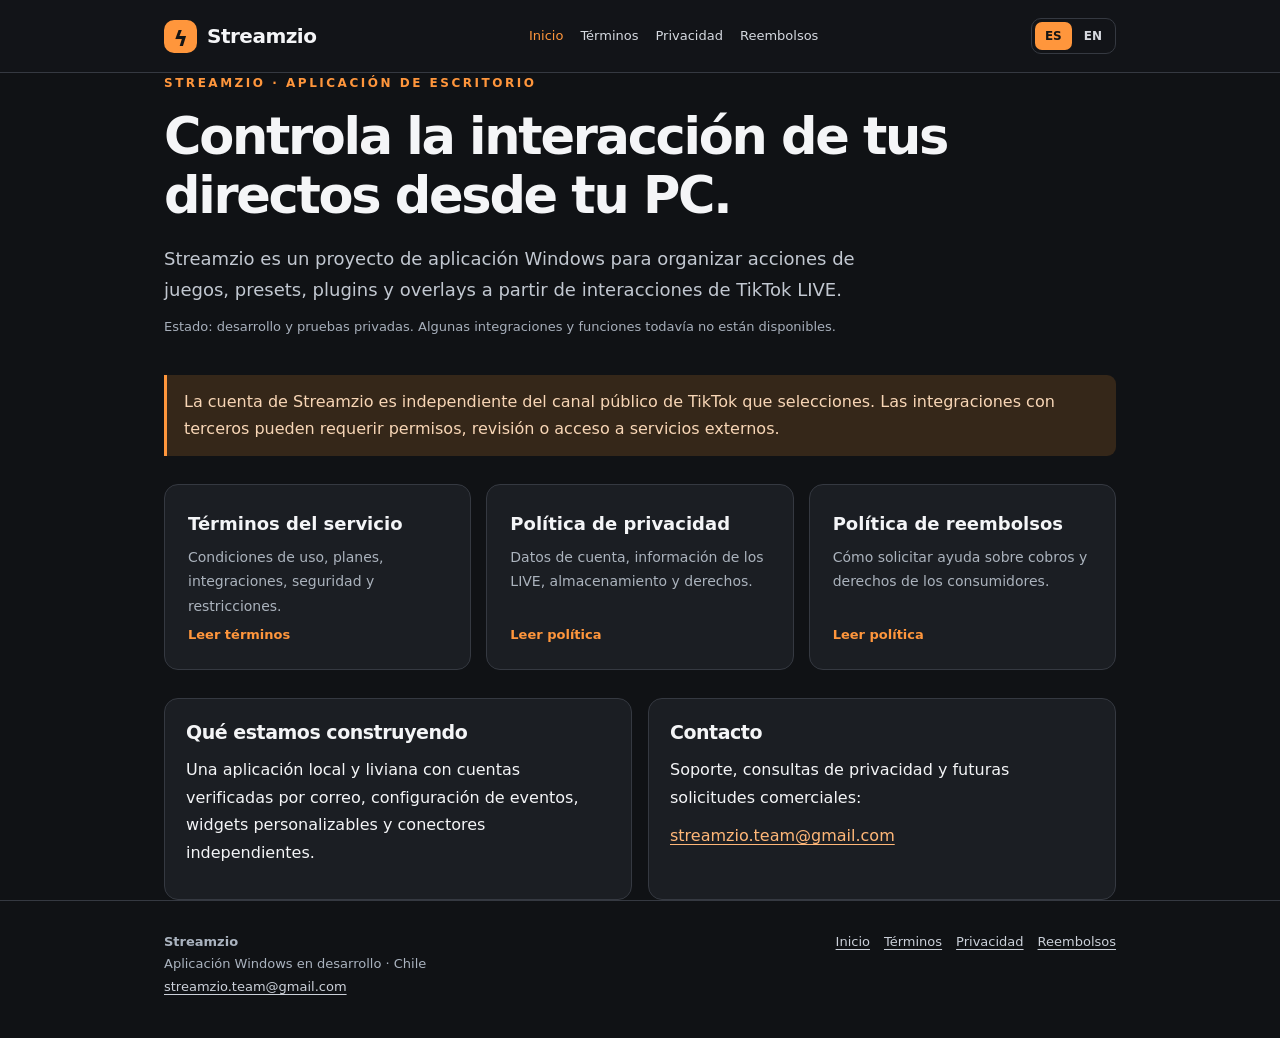
<file: index.html>
<!doctype html>
<html lang="es">
<head>
<meta charset="utf-8">
<meta name="viewport" content="width=device-width,initial-scale=1">
<meta name="description" content="Streamzio: información sobre la aplicación de escritorio, condiciones de uso, privacidad y reembolsos.">
<meta name="color-scheme" content="dark">
<title data-title-es="Streamzio | Inicio" data-title-en="Streamzio | Home">Streamzio | Inicio</title>
<link rel="stylesheet" href="./assets/styles.css">
<script src="./assets/site.js" defer></script>
</head>
<body>
<a class="skip" href="#content">Saltar al contenido / Skip to content</a>
<header class="site-head"><div class="wrap head-inner"><a href="./" class="brand" aria-label="Streamzio"><span class="brand-mark" aria-hidden="true">ϟ</span>Streamzio</a><nav class="main-nav" aria-label="Legal and information"><a href="./" aria-current="page" data-nav-es="Inicio" data-nav-en="Home"><span class="lang-content" data-lang-content="es">Inicio</span><span class="lang-content" data-lang-content="en" hidden>Home</span></a><a href="./terms-of-service/" data-nav-es="Términos" data-nav-en="Terms"><span class="lang-content" data-lang-content="es">Términos</span><span class="lang-content" data-lang-content="en" hidden>Terms</span></a><a href="./privacy-policy/" data-nav-es="Privacidad" data-nav-en="Privacy"><span class="lang-content" data-lang-content="es">Privacidad</span><span class="lang-content" data-lang-content="en" hidden>Privacy</span></a><a href="./refund-policy/" data-nav-es="Reembolsos" data-nav-en="Refunds"><span class="lang-content" data-lang-content="es">Reembolsos</span><span class="lang-content" data-lang-content="en" hidden>Refunds</span></a></nav><div class="lang-toggle" aria-label="Idioma / Language"><button type="button" data-set-lang="es" aria-pressed="true">ES</button><button type="button" data-set-lang="en" aria-pressed="false">EN</button></div></div></header>
<main id="content" class="wrap"><div class="lang-content" data-lang-content="es"><section class="hero"><p class="eyebrow">Streamzio · Aplicación de escritorio</p><h1>Controla la interacción de tus directos desde tu PC.</h1><p class="lead">Streamzio es un proyecto de aplicación Windows para organizar acciones de juegos, presets, plugins y overlays a partir de interacciones de TikTok LIVE.</p><p class="metadata">Estado: desarrollo y pruebas privadas. Algunas integraciones y funciones todavía no están disponibles.</p></section><div class="note">La cuenta de Streamzio es independiente del canal público de TikTok que selecciones. Las integraciones con terceros pueden requerir permisos, revisión o acceso a servicios externos.</div><div class="cards"><a class="card" href="./terms-of-service/"><strong>Términos del servicio</strong><span>Condiciones de uso, planes, integraciones, seguridad y restricciones.</span><b>Leer términos</b></a><a class="card" href="./privacy-policy/"><strong>Política de privacidad</strong><span>Datos de cuenta, información de los LIVE, almacenamiento y derechos.</span><b>Leer política</b></a><a class="card" href="./refund-policy/"><strong>Política de reembolsos</strong><span>Cómo solicitar ayuda sobre cobros y derechos de los consumidores.</span><b>Leer política</b></a></div><div class="two-col"><div class="box"><h2>Qué estamos construyendo</h2><p>Una aplicación local y liviana con cuentas verificadas por correo, configuración de eventos, widgets personalizables y conectores independientes.</p></div><div class="box"><h2>Contacto</h2><p>Soporte, consultas de privacidad y futuras solicitudes comerciales:</p><p><a href="mailto:streamzio.team@gmail.com">streamzio.team@gmail.com</a></p></div></div></div><div class="lang-content" data-lang-content="en" hidden><section class="hero"><p class="eyebrow">Streamzio · Desktop application</p><h1>Manage live-stream interactions from your PC.</h1><p class="lead">Streamzio is a Windows desktop application project for organizing game actions, presets, plugins and overlays based on TikTok LIVE interactions.</p><p class="metadata">Status: development and private testing. Some integrations and features are not yet available.</p></section><div class="note">Your Streamzio account is separate from the public TikTok channel you select. Third-party integrations may depend on permissions, review or external service availability.</div><div class="cards"><a class="card" href="./terms-of-service/"><strong>Terms of Service</strong><span>Use terms, plans, integrations, security and restrictions.</span><b>Read terms</b></a><a class="card" href="./privacy-policy/"><strong>Privacy Policy</strong><span>Account data, LIVE information, storage and your rights.</span><b>Read policy</b></a><a class="card" href="./refund-policy/"><strong>Refund Policy</strong><span>How to request billing assistance and consumer rights.</span><b>Read policy</b></a></div><div class="two-col"><div class="box"><h2>What we're building</h2><p>A lightweight local application with email-verified accounts, event configuration, customizable widgets and separate connectors.</p></div><div class="box"><h2>Contact</h2><p>Support, privacy questions and future billing inquiries:</p><p><a href="mailto:streamzio.team@gmail.com">streamzio.team@gmail.com</a></p></div></div></div></main>
<footer class="footer"><div class="wrap footer-inner"><div><strong>Streamzio</strong><br><span class="lang-content" data-lang-content="es">Aplicación Windows en desarrollo · Chile</span><span class="lang-content" data-lang-content="en" hidden>Windows app in development · Chile</span><br><a href="mailto:streamzio.team@gmail.com">streamzio.team@gmail.com</a></div><nav class="footer-links" aria-label="Legal"><a href="./" aria-current="page" data-nav-es="Inicio" data-nav-en="Home"><span class="lang-content" data-lang-content="es">Inicio</span><span class="lang-content" data-lang-content="en" hidden>Home</span></a><a href="./terms-of-service/" data-nav-es="Términos" data-nav-en="Terms"><span class="lang-content" data-lang-content="es">Términos</span><span class="lang-content" data-lang-content="en" hidden>Terms</span></a><a href="./privacy-policy/" data-nav-es="Privacidad" data-nav-en="Privacy"><span class="lang-content" data-lang-content="es">Privacidad</span><span class="lang-content" data-lang-content="en" hidden>Privacy</span></a><a href="./refund-policy/" data-nav-es="Reembolsos" data-nav-en="Refunds"><span class="lang-content" data-lang-content="es">Reembolsos</span><span class="lang-content" data-lang-content="en" hidden>Refunds</span></a></nav></div></footer>
</body></html>
</file>
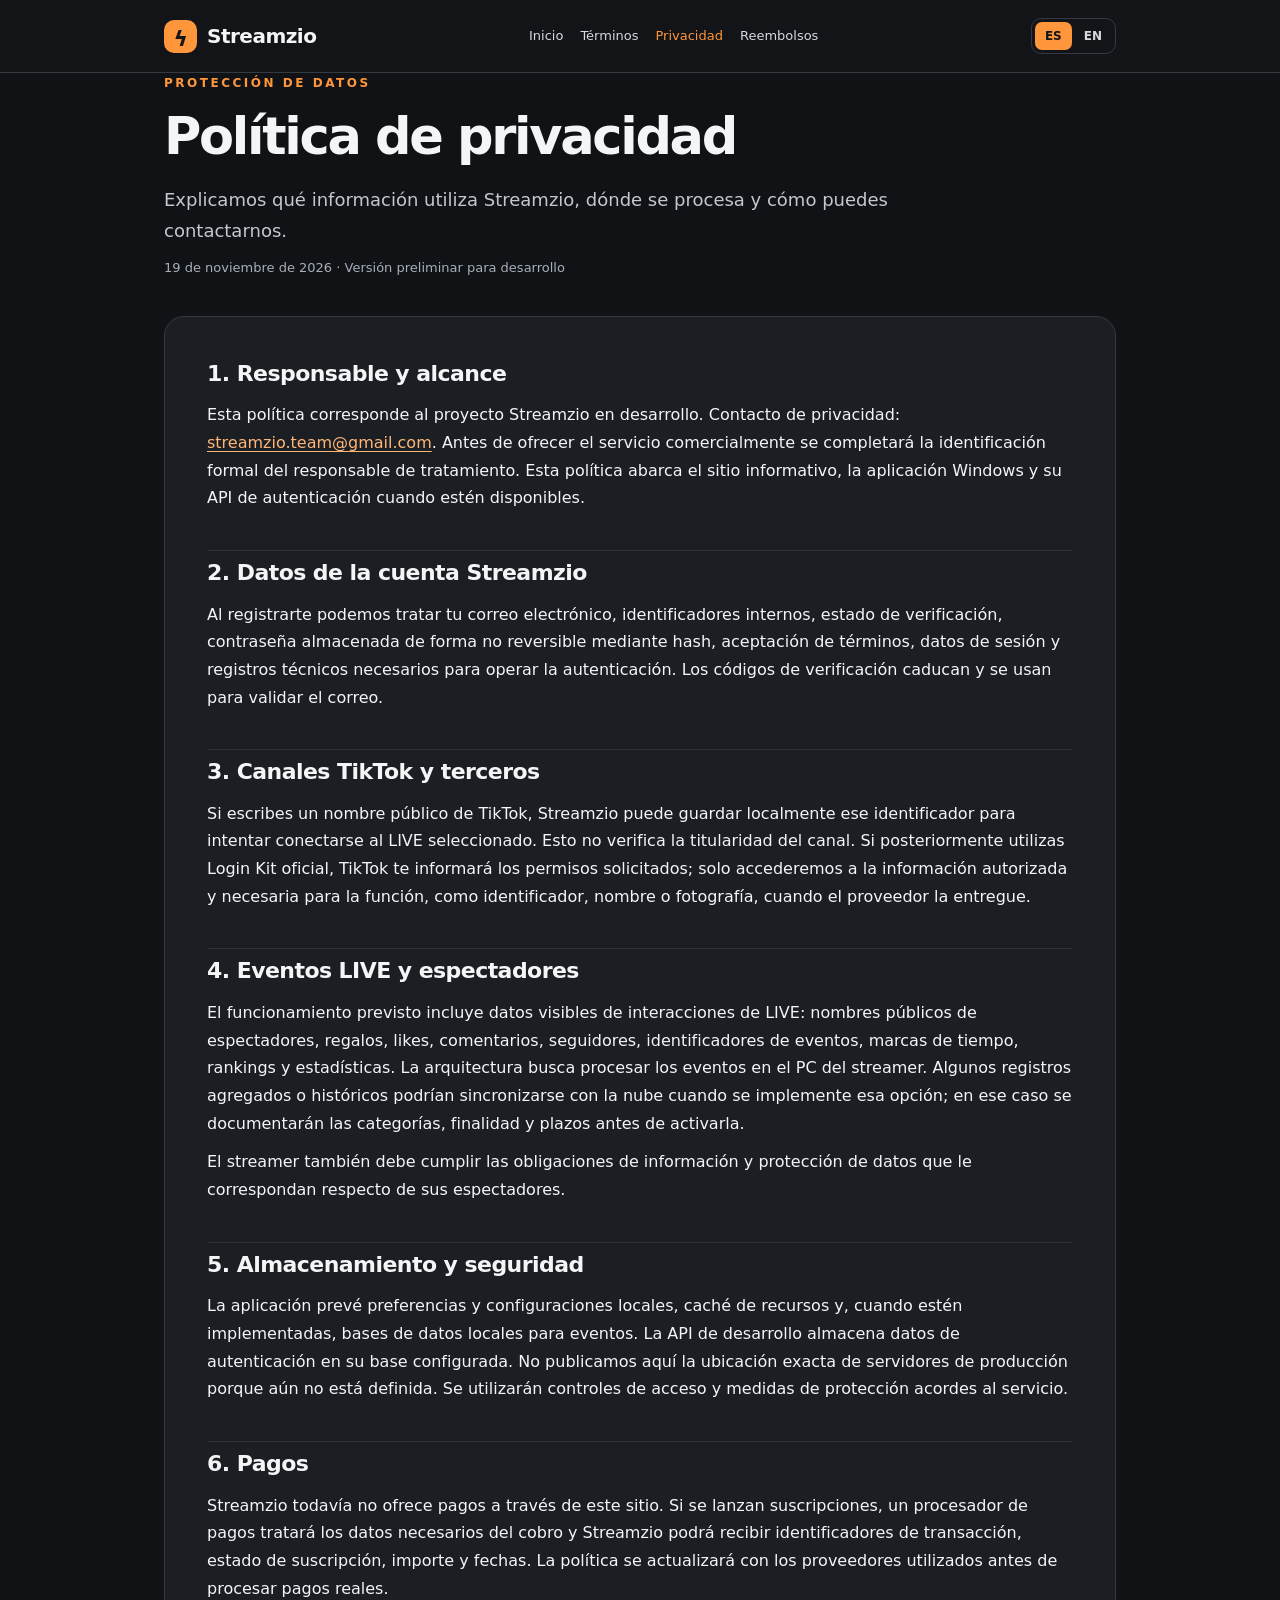
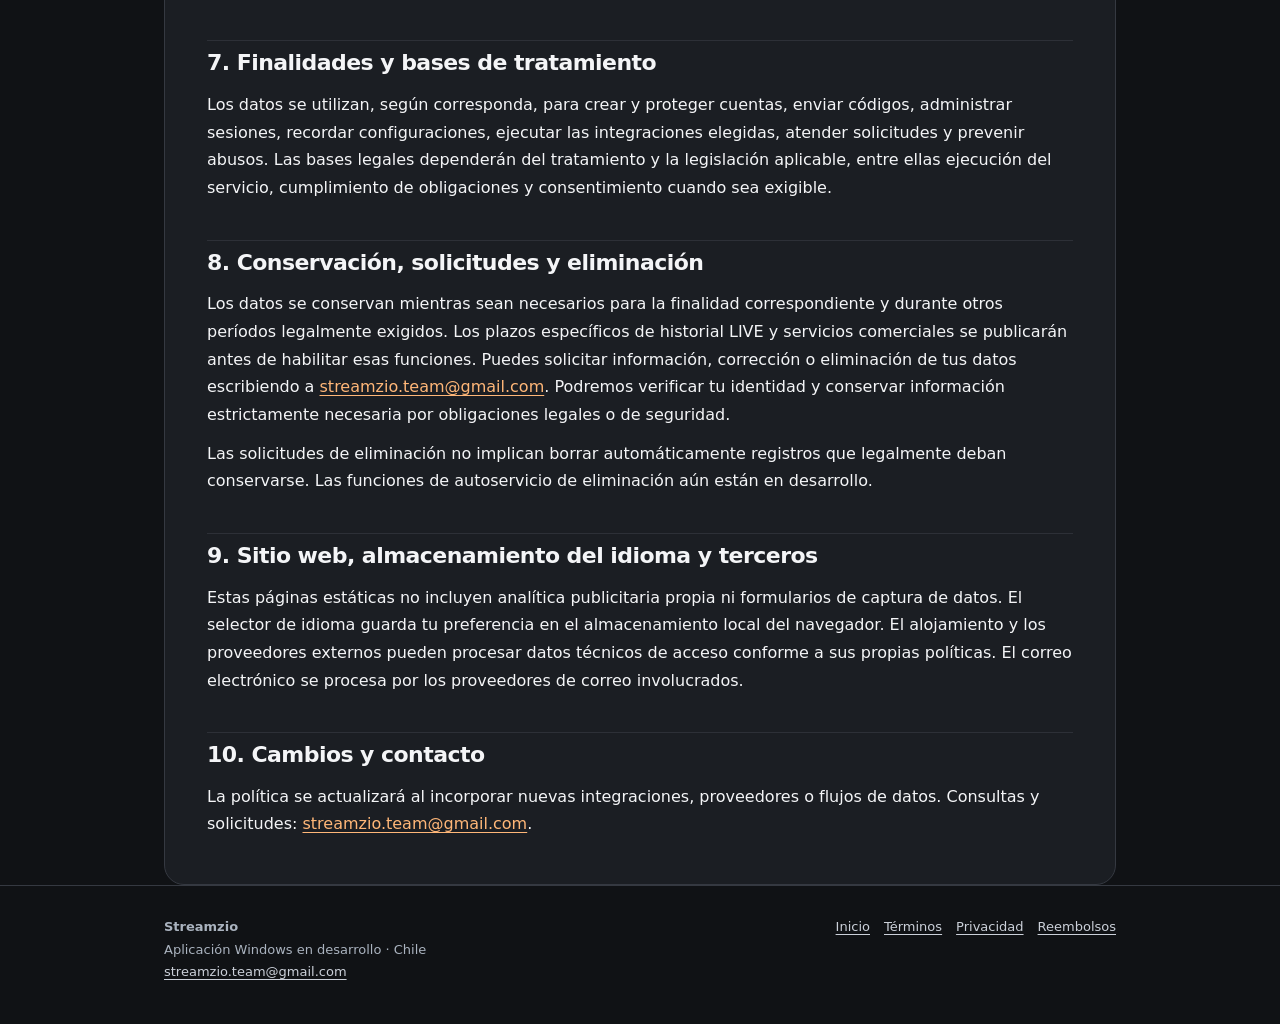
<file: privacy-policy/index.html>
<!doctype html>
<html lang="es">
<head>
<meta charset="utf-8">
<meta name="viewport" content="width=device-width,initial-scale=1">
<meta name="description" content="Streamzio: información sobre la aplicación de escritorio, condiciones de uso, privacidad y reembolsos.">
<meta name="color-scheme" content="dark">
<title data-title-es="Streamzio | Política de privacidad" data-title-en="Streamzio | Privacy Policy">Streamzio | Política de privacidad</title>
<link rel="stylesheet" href="../assets/styles.css">
<script src="../assets/site.js" defer></script>
</head>
<body>
<a class="skip" href="#content">Saltar al contenido / Skip to content</a>
<header class="site-head"><div class="wrap head-inner"><a href="../" class="brand" aria-label="Streamzio"><span class="brand-mark" aria-hidden="true">ϟ</span>Streamzio</a><nav class="main-nav" aria-label="Legal and information"><a href="../" data-nav-es="Inicio" data-nav-en="Home"><span class="lang-content" data-lang-content="es">Inicio</span><span class="lang-content" data-lang-content="en" hidden>Home</span></a><a href="../terms-of-service/" data-nav-es="Términos" data-nav-en="Terms"><span class="lang-content" data-lang-content="es">Términos</span><span class="lang-content" data-lang-content="en" hidden>Terms</span></a><a href="../privacy-policy/" aria-current="page" data-nav-es="Privacidad" data-nav-en="Privacy"><span class="lang-content" data-lang-content="es">Privacidad</span><span class="lang-content" data-lang-content="en" hidden>Privacy</span></a><a href="../refund-policy/" data-nav-es="Reembolsos" data-nav-en="Refunds"><span class="lang-content" data-lang-content="es">Reembolsos</span><span class="lang-content" data-lang-content="en" hidden>Refunds</span></a></nav><div class="lang-toggle" aria-label="Idioma / Language"><button type="button" data-set-lang="es" aria-pressed="true">ES</button><button type="button" data-set-lang="en" aria-pressed="false">EN</button></div></div></header>
<main id="content" class="wrap"><div class="lang-content" data-lang-content="es"><section class="hero"><p class="eyebrow">Protección de datos</p><h1>Política de privacidad</h1><p class="lead">Explicamos qué información utiliza Streamzio, dónde se procesa y cómo puedes contactarnos.</p><p class="metadata">19 de noviembre de 2026 · Versión preliminar para desarrollo</p></section><article class="document">
<h2>1. Responsable y alcance</h2><p>Esta política corresponde al proyecto Streamzio en desarrollo. Contacto de privacidad: <a href="mailto:streamzio.team@gmail.com">streamzio.team@gmail.com</a>. Antes de ofrecer el servicio comercialmente se completará la identificación formal del responsable de tratamiento. Esta política abarca el sitio informativo, la aplicación Windows y su API de autenticación cuando estén disponibles.</p>
<h2>2. Datos de la cuenta Streamzio</h2><p>Al registrarte podemos tratar tu correo electrónico, identificadores internos, estado de verificación, contraseña almacenada de forma no reversible mediante hash, aceptación de términos, datos de sesión y registros técnicos necesarios para operar la autenticación. Los códigos de verificación caducan y se usan para validar el correo.</p>
<h2>3. Canales TikTok y terceros</h2><p>Si escribes un nombre público de TikTok, Streamzio puede guardar localmente ese identificador para intentar conectarse al LIVE seleccionado. Esto no verifica la titularidad del canal. Si posteriormente utilizas Login Kit oficial, TikTok te informará los permisos solicitados; solo accederemos a la información autorizada y necesaria para la función, como identificador, nombre o fotografía, cuando el proveedor la entregue.</p>
<h2>4. Eventos LIVE y espectadores</h2><p>El funcionamiento previsto incluye datos visibles de interacciones de LIVE: nombres públicos de espectadores, regalos, likes, comentarios, seguidores, identificadores de eventos, marcas de tiempo, rankings y estadísticas. La arquitectura busca procesar los eventos en el PC del streamer. Algunos registros agregados o históricos podrían sincronizarse con la nube cuando se implemente esa opción; en ese caso se documentarán las categorías, finalidad y plazos antes de activarla.</p><p>El streamer también debe cumplir las obligaciones de información y protección de datos que le correspondan respecto de sus espectadores.</p>
<h2>5. Almacenamiento y seguridad</h2><p>La aplicación prevé preferencias y configuraciones locales, caché de recursos y, cuando estén implementadas, bases de datos locales para eventos. La API de desarrollo almacena datos de autenticación en su base configurada. No publicamos aquí la ubicación exacta de servidores de producción porque aún no está definida. Se utilizarán controles de acceso y medidas de protección acordes al servicio.</p>
<h2>6. Pagos</h2><p>Streamzio todavía no ofrece pagos a través de este sitio. Si se lanzan suscripciones, un procesador de pagos tratará los datos necesarios del cobro y Streamzio podrá recibir identificadores de transacción, estado de suscripción, importe y fechas. La política se actualizará con los proveedores utilizados antes de procesar pagos reales.</p>
<h2>7. Finalidades y bases de tratamiento</h2><p>Los datos se utilizan, según corresponda, para crear y proteger cuentas, enviar códigos, administrar sesiones, recordar configuraciones, ejecutar las integraciones elegidas, atender solicitudes y prevenir abusos. Las bases legales dependerán del tratamiento y la legislación aplicable, entre ellas ejecución del servicio, cumplimiento de obligaciones y consentimiento cuando sea exigible.</p>
<h2>8. Conservación, solicitudes y eliminación</h2><p>Los datos se conservan mientras sean necesarios para la finalidad correspondiente y durante otros períodos legalmente exigidos. Los plazos específicos de historial LIVE y servicios comerciales se publicarán antes de habilitar esas funciones. Puedes solicitar información, corrección o eliminación de tus datos escribiendo a <a href="mailto:streamzio.team@gmail.com">streamzio.team@gmail.com</a>. Podremos verificar tu identidad y conservar información estrictamente necesaria por obligaciones legales o de seguridad.</p><p>Las solicitudes de eliminación no implican borrar automáticamente registros que legalmente deban conservarse. Las funciones de autoservicio de eliminación aún están en desarrollo.</p>
<h2>9. Sitio web, almacenamiento del idioma y terceros</h2><p>Estas páginas estáticas no incluyen analítica publicitaria propia ni formularios de captura de datos. El selector de idioma guarda tu preferencia en el almacenamiento local del navegador. El alojamiento y los proveedores externos pueden procesar datos técnicos de acceso conforme a sus propias políticas. El correo electrónico se procesa por los proveedores de correo involucrados.</p>
<h2>10. Cambios y contacto</h2><p>La política se actualizará al incorporar nuevas integraciones, proveedores o flujos de datos. Consultas y solicitudes: <a href="mailto:streamzio.team@gmail.com">streamzio.team@gmail.com</a>.</p></article></div><div class="lang-content" data-lang-content="en" hidden><section class="hero"><p class="eyebrow">Data protection</p><h1>Privacy Policy</h1><p class="lead">How Streamzio uses information, where it is processed, and how to contact us.</p><p class="metadata">November 19, 2026 · Preliminary development version</p></section><article class="document">
<h2>1. Controller and scope</h2><p>This policy covers the Streamzio project while under development. Privacy contact: <a href="mailto:streamzio.team@gmail.com">streamzio.team@gmail.com</a>. The formal identity of the data controller will be completed before commercial release. It covers the informational website, Windows application and authentication API when available.</p>
<h2>2. Streamzio account data</h2><p>Registration may involve your email, internal identifiers, verification status, a one-way hashed password, acceptance of terms, session data and technical logs needed for authentication. Verification codes expire and are used to verify email addresses.</p>
<h2>3. TikTok channels and third parties</h2><p>When you enter a public TikTok username, Streamzio may store it locally to attempt a connection to that channel's LIVE. This does not establish ownership. If official Login Kit is enabled later, TikTok will disclose requested permissions; we will access only the authorized information needed for the feature, such as identifiers, names or profile photos, when supplied by TikTok.</p>
<h2>4. LIVE events and viewers</h2><p>Planned LIVE features may process publicly visible interaction data: viewer usernames, gifts, likes, comments, follows, event identifiers, timestamps, leaderboards and statistics. The architecture aims to process events on the streamer's computer. Certain aggregated or historical records may be synchronized to the cloud once that feature is implemented; categories, purposes and retention periods will be disclosed before activation.</p><p>Streamers must also comply with any privacy notices or legal requirements applicable to their viewers.</p>
<h2>5. Storage and security</h2><p>The application is designed to store preferences and settings locally, cache media, and later maintain local event databases. The development API stores authentication information in its configured database. Production server locations are not specified because deployment has not been decided. Appropriate access and protection controls will be used.</p>
<h2>6. Payments</h2><p>Payments are not currently accepted on this website. If subscriptions launch, a payment processor will handle payment-related data while Streamzio may receive transaction identifiers, subscription status, amounts and billing dates. This policy will identify actual providers before any live payment processing begins.</p>
<h2>7. Purposes and legal bases</h2><p>As relevant, information is used to create and secure accounts, deliver verification codes, manage sessions, remember settings, run selected integrations, respond to requests and prevent abuse. Applicable legal bases depend on the data activity and jurisdiction, and may include performance of a service, legal obligations and consent where required.</p>
<h2>8. Retention, requests and deletion</h2><p>Data is kept only as needed for its purposes or for legally required periods. Specific retention terms for LIVE history and commercial services will be published before those features launch. You may request access, correction or deletion by writing to <a href="mailto:streamzio.team@gmail.com">streamzio.team@gmail.com</a>. We may verify your identity and retain data strictly required by law or security.</p><p>Deletion requests do not automatically remove information that must legally be retained. Self-service deletion is still in development.</p>
<h2>9. Website preferences and third parties</h2><p>These static pages do not include our own advertising analytics or personal-data collection forms. Language choice is saved in browser local storage. Hosting and third-party services may process technical access data under their own policies. Email providers process communications sent through email.</p>
<h2>10. Updates and contact</h2><p>This policy will be updated when integrations, providers or data flows change. Privacy inquiries and requests: <a href="mailto:streamzio.team@gmail.com">streamzio.team@gmail.com</a>.</p></article></div></main>
<footer class="footer"><div class="wrap footer-inner"><div><strong>Streamzio</strong><br><span class="lang-content" data-lang-content="es">Aplicación Windows en desarrollo · Chile</span><span class="lang-content" data-lang-content="en" hidden>Windows app in development · Chile</span><br><a href="mailto:streamzio.team@gmail.com">streamzio.team@gmail.com</a></div><nav class="footer-links" aria-label="Legal"><a href="../" data-nav-es="Inicio" data-nav-en="Home"><span class="lang-content" data-lang-content="es">Inicio</span><span class="lang-content" data-lang-content="en" hidden>Home</span></a><a href="../terms-of-service/" data-nav-es="Términos" data-nav-en="Terms"><span class="lang-content" data-lang-content="es">Términos</span><span class="lang-content" data-lang-content="en" hidden>Terms</span></a><a href="../privacy-policy/" aria-current="page" data-nav-es="Privacidad" data-nav-en="Privacy"><span class="lang-content" data-lang-content="es">Privacidad</span><span class="lang-content" data-lang-content="en" hidden>Privacy</span></a><a href="../refund-policy/" data-nav-es="Reembolsos" data-nav-en="Refunds"><span class="lang-content" data-lang-content="es">Reembolsos</span><span class="lang-content" data-lang-content="en" hidden>Refunds</span></a></nav></div></footer>
</body></html>
</file>
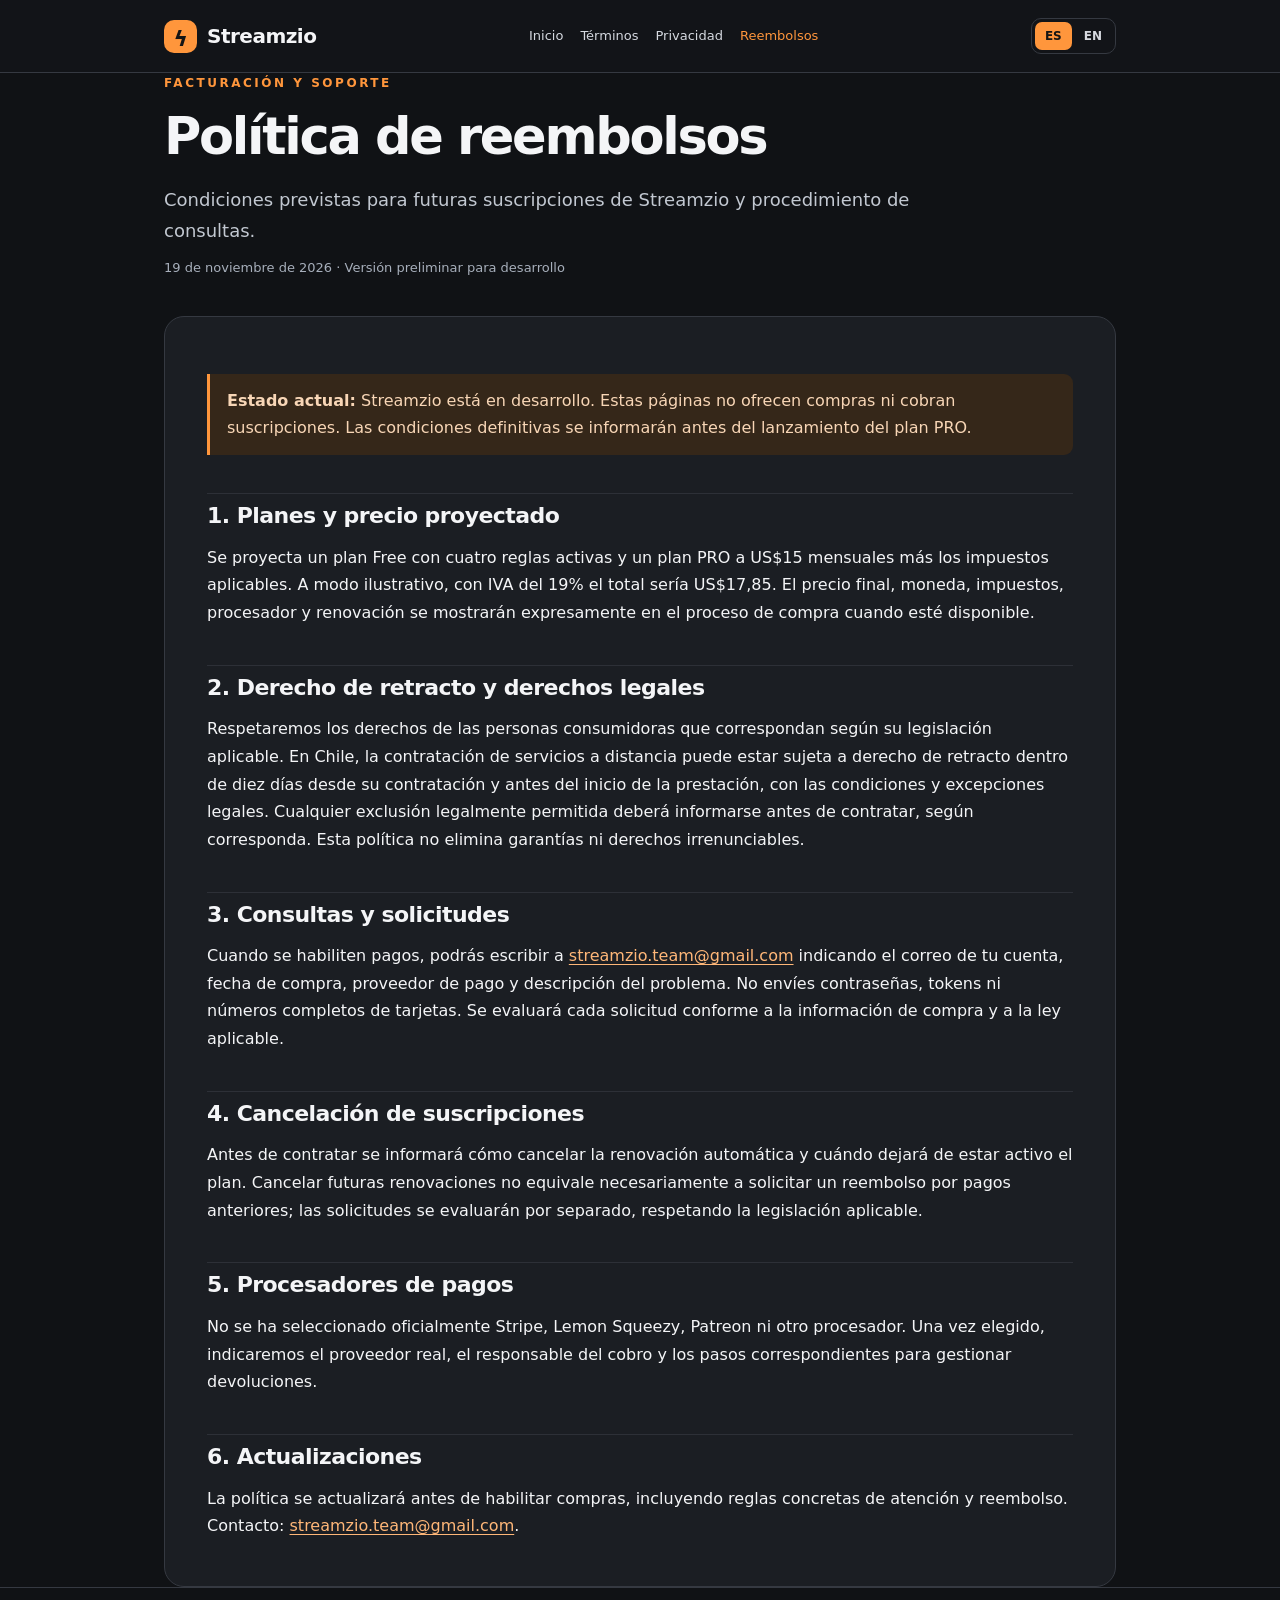
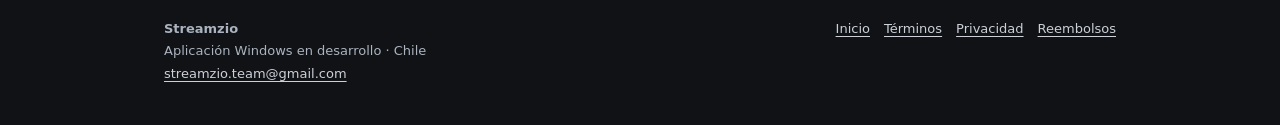
<file: refund-policy/index.html>
<!doctype html>
<html lang="es">
<head>
<meta charset="utf-8">
<meta name="viewport" content="width=device-width,initial-scale=1">
<meta name="description" content="Streamzio: información sobre la aplicación de escritorio, condiciones de uso, privacidad y reembolsos.">
<meta name="color-scheme" content="dark">
<title data-title-es="Streamzio | Política de reembolsos" data-title-en="Streamzio | Refund Policy">Streamzio | Política de reembolsos</title>
<link rel="stylesheet" href="../assets/styles.css">
<script src="../assets/site.js" defer></script>
</head>
<body>
<a class="skip" href="#content">Saltar al contenido / Skip to content</a>
<header class="site-head"><div class="wrap head-inner"><a href="../" class="brand" aria-label="Streamzio"><span class="brand-mark" aria-hidden="true">ϟ</span>Streamzio</a><nav class="main-nav" aria-label="Legal and information"><a href="../" data-nav-es="Inicio" data-nav-en="Home"><span class="lang-content" data-lang-content="es">Inicio</span><span class="lang-content" data-lang-content="en" hidden>Home</span></a><a href="../terms-of-service/" data-nav-es="Términos" data-nav-en="Terms"><span class="lang-content" data-lang-content="es">Términos</span><span class="lang-content" data-lang-content="en" hidden>Terms</span></a><a href="../privacy-policy/" data-nav-es="Privacidad" data-nav-en="Privacy"><span class="lang-content" data-lang-content="es">Privacidad</span><span class="lang-content" data-lang-content="en" hidden>Privacy</span></a><a href="../refund-policy/" aria-current="page" data-nav-es="Reembolsos" data-nav-en="Refunds"><span class="lang-content" data-lang-content="es">Reembolsos</span><span class="lang-content" data-lang-content="en" hidden>Refunds</span></a></nav><div class="lang-toggle" aria-label="Idioma / Language"><button type="button" data-set-lang="es" aria-pressed="true">ES</button><button type="button" data-set-lang="en" aria-pressed="false">EN</button></div></div></header>
<main id="content" class="wrap"><div class="lang-content" data-lang-content="es"><section class="hero"><p class="eyebrow">Facturación y soporte</p><h1>Política de reembolsos</h1><p class="lead">Condiciones previstas para futuras suscripciones de Streamzio y procedimiento de consultas.</p><p class="metadata">19 de noviembre de 2026 · Versión preliminar para desarrollo</p></section><article class="document">
<div class="note"><strong>Estado actual:</strong> Streamzio está en desarrollo. Estas páginas no ofrecen compras ni cobran suscripciones. Las condiciones definitivas se informarán antes del lanzamiento del plan PRO.</div>
<h2>1. Planes y precio proyectado</h2><p>Se proyecta un plan Free con cuatro reglas activas y un plan PRO a US$15 mensuales más los impuestos aplicables. A modo ilustrativo, con IVA del 19% el total sería US$17,85. El precio final, moneda, impuestos, procesador y renovación se mostrarán expresamente en el proceso de compra cuando esté disponible.</p>
<h2>2. Derecho de retracto y derechos legales</h2><p>Respetaremos los derechos de las personas consumidoras que correspondan según su legislación aplicable. En Chile, la contratación de servicios a distancia puede estar sujeta a derecho de retracto dentro de diez días desde su contratación y antes del inicio de la prestación, con las condiciones y excepciones legales. Cualquier exclusión legalmente permitida deberá informarse antes de contratar, según corresponda. Esta política no elimina garantías ni derechos irrenunciables.</p>
<h2>3. Consultas y solicitudes</h2><p>Cuando se habiliten pagos, podrás escribir a <a href="mailto:streamzio.team@gmail.com">streamzio.team@gmail.com</a> indicando el correo de tu cuenta, fecha de compra, proveedor de pago y descripción del problema. No envíes contraseñas, tokens ni números completos de tarjetas. Se evaluará cada solicitud conforme a la información de compra y a la ley aplicable.</p>
<h2>4. Cancelación de suscripciones</h2><p>Antes de contratar se informará cómo cancelar la renovación automática y cuándo dejará de estar activo el plan. Cancelar futuras renovaciones no equivale necesariamente a solicitar un reembolso por pagos anteriores; las solicitudes se evaluarán por separado, respetando la legislación aplicable.</p>
<h2>5. Procesadores de pagos</h2><p>No se ha seleccionado oficialmente Stripe, Lemon Squeezy, Patreon ni otro procesador. Una vez elegido, indicaremos el proveedor real, el responsable del cobro y los pasos correspondientes para gestionar devoluciones.</p>
<h2>6. Actualizaciones</h2><p>La política se actualizará antes de habilitar compras, incluyendo reglas concretas de atención y reembolso. Contacto: <a href="mailto:streamzio.team@gmail.com">streamzio.team@gmail.com</a>.</p></article></div><div class="lang-content" data-lang-content="en" hidden><section class="hero"><p class="eyebrow">Billing and support</p><h1>Refund Policy</h1><p class="lead">Proposed approach for future Streamzio subscriptions and billing assistance.</p><p class="metadata">November 19, 2026 · Preliminary development version</p></section><article class="document">
<div class="note"><strong>Current status:</strong> Streamzio is under development. This website does not offer purchases or charge subscription fees. Final conditions will be disclosed before the PRO plan launches.</div>
<h2>1. Proposed plans and pricing</h2><p>Planned offerings include Free with four active rules and PRO at US$15 monthly plus applicable taxes. For illustration, 19% VAT would make the total US$17.85. Final price, currency, taxes, processor and renewal terms will be shown clearly at checkout when available.</p>
<h2>2. Withdrawal and statutory rights</h2><p>We will respect consumer rights that apply under relevant law. In Chile, distance contracts for services can be subject to withdrawal within ten days from contracting and before service commencement, subject to legal conditions and exceptions. Any permitted exclusion must be disclosed before purchase where applicable. This policy does not remove statutory rights or warranties.</p>
<h2>3. Questions and refund requests</h2><p>When payment services launch, you may contact <a href="mailto:streamzio.team@gmail.com">streamzio.team@gmail.com</a> with your account email, purchase date, payment provider and a description of the issue. Do not send passwords, tokens or full card numbers. Each request will be assessed against the purchase information and applicable law.</p>
<h2>4. Subscription cancellation</h2><p>Before purchase, we will explain how to cancel automatic renewal and when paid access ends. Cancellation of future renewals does not necessarily constitute a refund request for earlier charges; those are evaluated separately under applicable law.</p>
<h2>5. Payment providers</h2><p>Stripe, Lemon Squeezy, Patreon or any other provider has not yet been formally selected. Once selected, we will identify the actual provider, merchant responsible for billing and applicable refund steps.</p>
<h2>6. Updates</h2><p>This policy will be updated before purchases become available, including specific support and refund procedures. Contact: <a href="mailto:streamzio.team@gmail.com">streamzio.team@gmail.com</a>.</p></article></div></main>
<footer class="footer"><div class="wrap footer-inner"><div><strong>Streamzio</strong><br><span class="lang-content" data-lang-content="es">Aplicación Windows en desarrollo · Chile</span><span class="lang-content" data-lang-content="en" hidden>Windows app in development · Chile</span><br><a href="mailto:streamzio.team@gmail.com">streamzio.team@gmail.com</a></div><nav class="footer-links" aria-label="Legal"><a href="../" data-nav-es="Inicio" data-nav-en="Home"><span class="lang-content" data-lang-content="es">Inicio</span><span class="lang-content" data-lang-content="en" hidden>Home</span></a><a href="../terms-of-service/" data-nav-es="Términos" data-nav-en="Terms"><span class="lang-content" data-lang-content="es">Términos</span><span class="lang-content" data-lang-content="en" hidden>Terms</span></a><a href="../privacy-policy/" data-nav-es="Privacidad" data-nav-en="Privacy"><span class="lang-content" data-lang-content="es">Privacidad</span><span class="lang-content" data-lang-content="en" hidden>Privacy</span></a><a href="../refund-policy/" aria-current="page" data-nav-es="Reembolsos" data-nav-en="Refunds"><span class="lang-content" data-lang-content="es">Reembolsos</span><span class="lang-content" data-lang-content="en" hidden>Refunds</span></a></nav></div></footer>
</body></html>
</file>
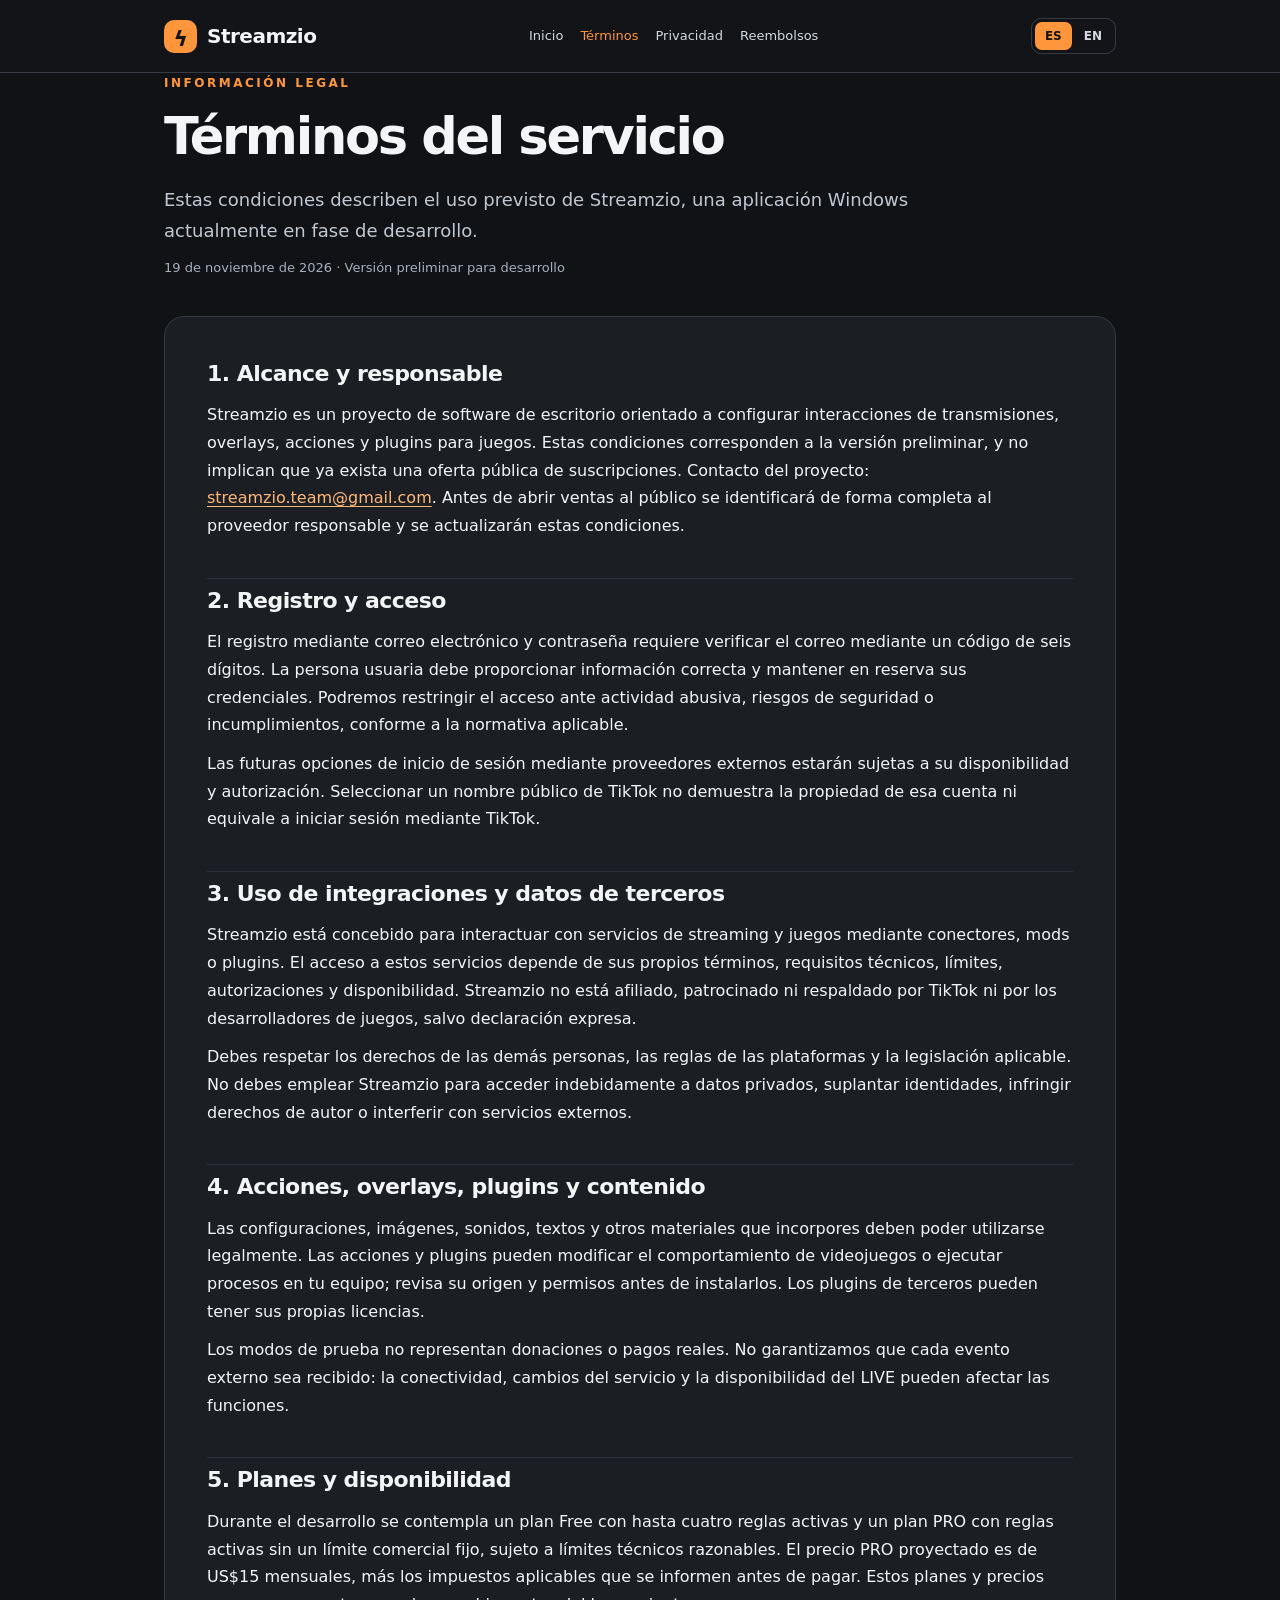
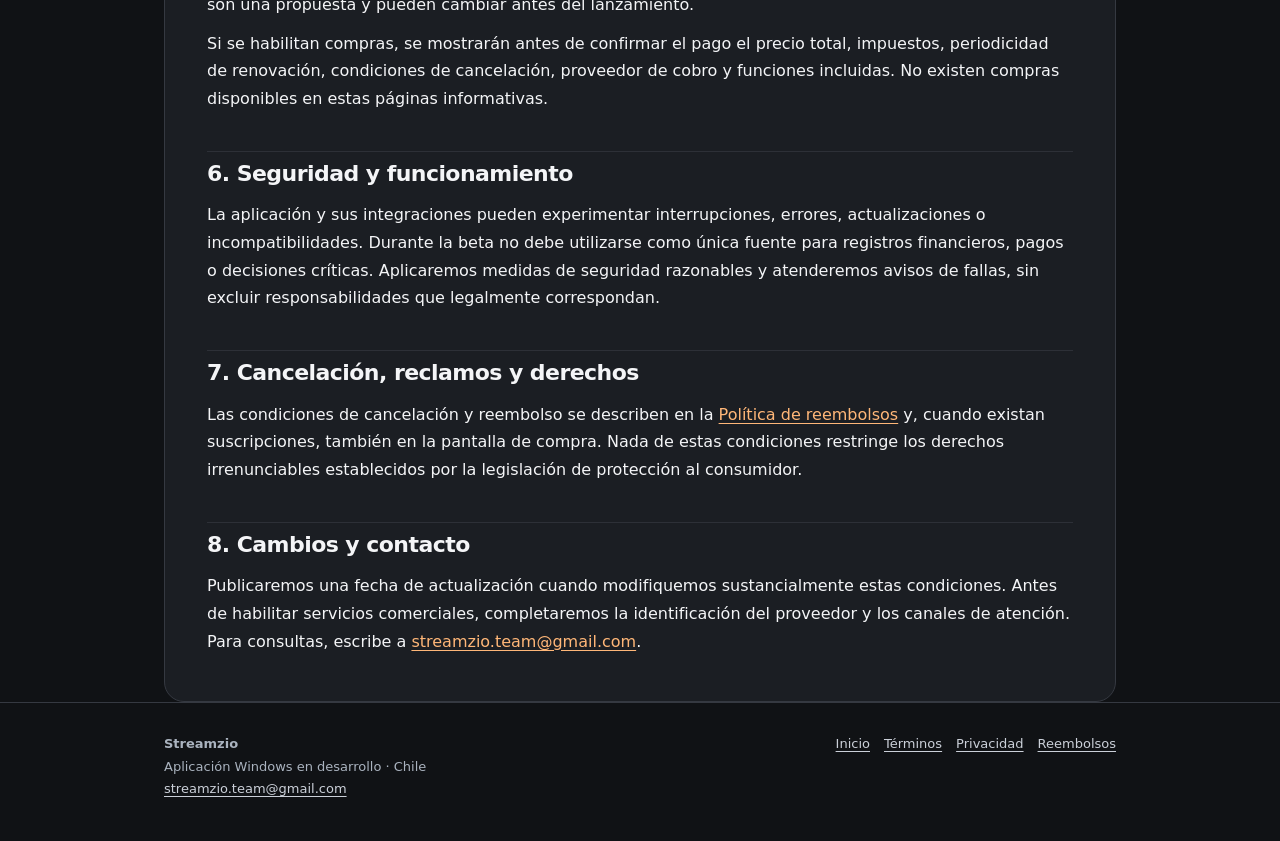
<file: terms-of-service/index.html>
<!doctype html>
<html lang="es">
<head>
<meta charset="utf-8">
<meta name="viewport" content="width=device-width,initial-scale=1">
<meta name="description" content="Streamzio: información sobre la aplicación de escritorio, condiciones de uso, privacidad y reembolsos.">
<meta name="color-scheme" content="dark">
<title data-title-es="Streamzio | Términos del servicio" data-title-en="Streamzio | Terms of Service">Streamzio | Términos del servicio</title>
<link rel="stylesheet" href="../assets/styles.css">
<script src="../assets/site.js" defer></script>
</head>
<body>
<a class="skip" href="#content">Saltar al contenido / Skip to content</a>
<header class="site-head"><div class="wrap head-inner"><a href="../" class="brand" aria-label="Streamzio"><span class="brand-mark" aria-hidden="true">ϟ</span>Streamzio</a><nav class="main-nav" aria-label="Legal and information"><a href="../" data-nav-es="Inicio" data-nav-en="Home"><span class="lang-content" data-lang-content="es">Inicio</span><span class="lang-content" data-lang-content="en" hidden>Home</span></a><a href="../terms-of-service/" aria-current="page" data-nav-es="Términos" data-nav-en="Terms"><span class="lang-content" data-lang-content="es">Términos</span><span class="lang-content" data-lang-content="en" hidden>Terms</span></a><a href="../privacy-policy/" data-nav-es="Privacidad" data-nav-en="Privacy"><span class="lang-content" data-lang-content="es">Privacidad</span><span class="lang-content" data-lang-content="en" hidden>Privacy</span></a><a href="../refund-policy/" data-nav-es="Reembolsos" data-nav-en="Refunds"><span class="lang-content" data-lang-content="es">Reembolsos</span><span class="lang-content" data-lang-content="en" hidden>Refunds</span></a></nav><div class="lang-toggle" aria-label="Idioma / Language"><button type="button" data-set-lang="es" aria-pressed="true">ES</button><button type="button" data-set-lang="en" aria-pressed="false">EN</button></div></div></header>
<main id="content" class="wrap"><div class="lang-content" data-lang-content="es"><section class="hero"><p class="eyebrow">Información legal</p><h1>Términos del servicio</h1><p class="lead">Estas condiciones describen el uso previsto de Streamzio, una aplicación Windows actualmente en fase de desarrollo.</p><p class="metadata">19 de noviembre de 2026 · Versión preliminar para desarrollo</p></section><article class="document">
<h2>1. Alcance y responsable</h2><p>Streamzio es un proyecto de software de escritorio orientado a configurar interacciones de transmisiones, overlays, acciones y plugins para juegos. Estas condiciones corresponden a la versión preliminar, y no implican que ya exista una oferta pública de suscripciones. Contacto del proyecto: <a href="mailto:streamzio.team@gmail.com">streamzio.team@gmail.com</a>. Antes de abrir ventas al público se identificará de forma completa al proveedor responsable y se actualizarán estas condiciones.</p>
<h2>2. Registro y acceso</h2><p>El registro mediante correo electrónico y contraseña requiere verificar el correo mediante un código de seis dígitos. La persona usuaria debe proporcionar información correcta y mantener en reserva sus credenciales. Podremos restringir el acceso ante actividad abusiva, riesgos de seguridad o incumplimientos, conforme a la normativa aplicable.</p><p>Las futuras opciones de inicio de sesión mediante proveedores externos estarán sujetas a su disponibilidad y autorización. Seleccionar un nombre público de TikTok no demuestra la propiedad de esa cuenta ni equivale a iniciar sesión mediante TikTok.</p>
<h2>3. Uso de integraciones y datos de terceros</h2><p>Streamzio está concebido para interactuar con servicios de streaming y juegos mediante conectores, mods o plugins. El acceso a estos servicios depende de sus propios términos, requisitos técnicos, límites, autorizaciones y disponibilidad. Streamzio no está afiliado, patrocinado ni respaldado por TikTok ni por los desarrolladores de juegos, salvo declaración expresa.</p><p>Debes respetar los derechos de las demás personas, las reglas de las plataformas y la legislación aplicable. No debes emplear Streamzio para acceder indebidamente a datos privados, suplantar identidades, infringir derechos de autor o interferir con servicios externos.</p>
<h2>4. Acciones, overlays, plugins y contenido</h2><p>Las configuraciones, imágenes, sonidos, textos y otros materiales que incorpores deben poder utilizarse legalmente. Las acciones y plugins pueden modificar el comportamiento de videojuegos o ejecutar procesos en tu equipo; revisa su origen y permisos antes de instalarlos. Los plugins de terceros pueden tener sus propias licencias.</p><p>Los modos de prueba no representan donaciones o pagos reales. No garantizamos que cada evento externo sea recibido: la conectividad, cambios del servicio y la disponibilidad del LIVE pueden afectar las funciones.</p>
<h2>5. Planes y disponibilidad</h2><p>Durante el desarrollo se contempla un plan Free con hasta cuatro reglas activas y un plan PRO con reglas activas sin un límite comercial fijo, sujeto a límites técnicos razonables. El precio PRO proyectado es de US$15 mensuales, más los impuestos aplicables que se informen antes de pagar. Estos planes y precios son una propuesta y pueden cambiar antes del lanzamiento.</p><p>Si se habilitan compras, se mostrarán antes de confirmar el pago el precio total, impuestos, periodicidad de renovación, condiciones de cancelación, proveedor de cobro y funciones incluidas. No existen compras disponibles en estas páginas informativas.</p>
<h2>6. Seguridad y funcionamiento</h2><p>La aplicación y sus integraciones pueden experimentar interrupciones, errores, actualizaciones o incompatibilidades. Durante la beta no debe utilizarse como única fuente para registros financieros, pagos o decisiones críticas. Aplicaremos medidas de seguridad razonables y atenderemos avisos de fallas, sin excluir responsabilidades que legalmente correspondan.</p>
<h2>7. Cancelación, reclamos y derechos</h2><p>Las condiciones de cancelación y reembolso se describen en la <a href="../refund-policy/">Política de reembolsos</a> y, cuando existan suscripciones, también en la pantalla de compra. Nada de estas condiciones restringe los derechos irrenunciables establecidos por la legislación de protección al consumidor.</p>
<h2>8. Cambios y contacto</h2><p>Publicaremos una fecha de actualización cuando modifiquemos sustancialmente estas condiciones. Antes de habilitar servicios comerciales, completaremos la identificación del proveedor y los canales de atención. Para consultas, escribe a <a href="mailto:streamzio.team@gmail.com">streamzio.team@gmail.com</a>.</p></article></div><div class="lang-content" data-lang-content="en" hidden><section class="hero"><p class="eyebrow">Legal information</p><h1>Terms of Service</h1><p class="lead">These terms describe the intended use of Streamzio, a Windows application currently under development.</p><p class="metadata">November 19, 2026 · Preliminary development version</p></section><article class="document">
<h2>1. Scope and operator</h2><p>Streamzio is a desktop software project for configuring stream interactions, overlays, actions and game plugins. These are preliminary terms and do not mean that public subscriptions are already available. Project contact: <a href="mailto:streamzio.team@gmail.com">streamzio.team@gmail.com</a>. The responsible legal operator will be fully identified and these terms updated before public sales begin.</p>
<h2>2. Registration and access</h2><p>Email-and-password registration requires verification using a six-digit email code. Users must provide accurate information and keep account credentials secure. Access may be restricted for abuse, security risks or violations, subject to applicable law.</p><p>Future third-party login methods will depend on availability and user authorization. Selecting a public TikTok username does not prove ownership of that account or constitute TikTok login.</p>
<h2>3. Third-party integrations</h2><p>Streamzio is designed to interact with streaming services and games through connectors, mods or plugins. Access depends on each provider's terms, technical requirements, restrictions, authorization and availability. Streamzio is not affiliated with, sponsored or endorsed by TikTok or game publishers unless explicitly stated.</p><p>You must respect others' rights, platform rules and applicable law. Do not use Streamzio for unauthorized private-data access, impersonation, copyright infringement or interference with external services.</p>
<h2>4. Actions, overlays, plugins and content</h2><p>You must have the rights needed to use any settings, images, sounds, texts or other materials you add. Actions and plugins may affect game behavior or run processes on your computer; check their source and permissions before installation. Third-party plugins may have separate licenses.</p><p>Test events are not real gifts or payments. Delivery of every external event cannot be guaranteed, as connection quality, service changes and LIVE availability may affect functionality.</p>
<h2>5. Plans and availability</h2><p>Plans under consideration include Free with up to four active rules and PRO without a fixed commercial limit on active rules, subject to reasonable technical controls. The proposed PRO price is US$15 per month plus applicable taxes disclosed before checkout. Plans and prices are proposals and may change before launch.</p><p>If purchases become available, checkout will disclose the total price, taxes, renewal frequency, cancellation terms, payment processor and included features before confirmation. This informational website does not accept payments.</p>
<h2>6. Security and operation</h2><p>Software and integrations may encounter interruptions, errors, updates or compatibility issues. During beta, do not rely on Streamzio as the sole record for financial transactions or other critical decisions. Reasonable security measures will be applied and defect reports considered, without excluding liabilities that applicable law does not permit us to exclude.</p>
<h2>7. Cancellation, complaints and rights</h2><p>Cancellation and refund conditions are outlined in the <a href="../refund-policy/">Refund Policy</a> and, when subscriptions launch, at checkout. These terms do not restrict non-waivable consumer protection rights.</p>
<h2>8. Updates and contact</h2><p>Material changes will be published with an updated date. Before commercial launch, we will complete operator identification and customer support details. Contact: <a href="mailto:streamzio.team@gmail.com">streamzio.team@gmail.com</a>.</p></article></div></main>
<footer class="footer"><div class="wrap footer-inner"><div><strong>Streamzio</strong><br><span class="lang-content" data-lang-content="es">Aplicación Windows en desarrollo · Chile</span><span class="lang-content" data-lang-content="en" hidden>Windows app in development · Chile</span><br><a href="mailto:streamzio.team@gmail.com">streamzio.team@gmail.com</a></div><nav class="footer-links" aria-label="Legal"><a href="../" data-nav-es="Inicio" data-nav-en="Home"><span class="lang-content" data-lang-content="es">Inicio</span><span class="lang-content" data-lang-content="en" hidden>Home</span></a><a href="../terms-of-service/" aria-current="page" data-nav-es="Términos" data-nav-en="Terms"><span class="lang-content" data-lang-content="es">Términos</span><span class="lang-content" data-lang-content="en" hidden>Terms</span></a><a href="../privacy-policy/" data-nav-es="Privacidad" data-nav-en="Privacy"><span class="lang-content" data-lang-content="es">Privacidad</span><span class="lang-content" data-lang-content="en" hidden>Privacy</span></a><a href="../refund-policy/" data-nav-es="Reembolsos" data-nav-en="Refunds"><span class="lang-content" data-lang-content="es">Reembolsos</span><span class="lang-content" data-lang-content="en" hidden>Refunds</span></a></nav></div></footer>
</body></html>
</file>
<file: assets/styles.css>
/* Streamzio | sitio informativo y documentos públicos */
:root{color-scheme:dark;--bg:#101215;--surface:#1b1e23;--surface2:#23262c;--line:#353941;--muted:#abb3bd;--text:#f4f5f7;--accent:#ff963c;--accentsoft:#352719;--max:1000px}
*{box-sizing:border-box}html{scroll-behavior:smooth}body{margin:0;background:var(--bg);color:var(--text);font:16px/1.73 system-ui,-apple-system,'Segoe UI',sans-serif}a{color:#ffb778;text-underline-offset:3px}a:hover{color:#ffd3aa}button{font:inherit} .wrap{max-width:var(--max);margin:0 auto;padding:0 24px}
.site-head{position:sticky;top:0;z-index:10;background:rgba(19,21,25,.96);border-bottom:1px solid var(--line);backdrop-filter:blur(12px)}.head-inner{display:flex;gap:20px;justify-content:space-between;align-items:center;min-height:72px;flex-wrap:wrap;padding-top:10px;padding-bottom:10px}.brand{display:inline-flex;align-items:center;gap:10px;color:var(--text);text-decoration:none;font-size:20px;font-weight:800;letter-spacing:-.5px}.brand-mark{width:33px;height:33px;display:grid;place-items:center;border-radius:10px;background:var(--accent);color:#151515;font-size:22px;font-weight:900}.main-nav{display:flex;align-items:center;gap:17px;flex-wrap:wrap}.main-nav a{font-size:13px;color:#d5d9e0;text-decoration:none}.main-nav a[aria-current=page]{color:var(--accent)}.lang-toggle{display:inline-flex;padding:3px;border:1px solid var(--line);border-radius:10px;gap:2px}.lang-toggle button{padding:4px 10px;background:transparent;color:#d6d9df;border:0;border-radius:7px;cursor:pointer;font-size:12px;font-weight:750}.lang-toggle button[aria-pressed=true]{background:var(--accent);color:#141414}
main{padding:56px 0 80px}.eyebrow{color:var(--accent);text-transform:uppercase;font-size:12px;letter-spacing:.21em;font-weight:800;margin:0 0 13px}.hero{margin-bottom:36px}h1{font-size:clamp(32px,5vw,51px);line-height:1.16;letter-spacing:-.045em;margin:0 0 18px}h2{font-size:22px;line-height:1.3;margin:38px 0 13px;letter-spacing:-.025em}h3{font-size:17px;margin:23px 0 8px}.lead{font-size:18px;color:#c2c8d1;max-width:760px}.metadata{color:#a7afbb;font-size:13px}p{margin:11px 0}ul{padding-left:24px}li{margin:6px 0}.document{background:var(--surface);border:1px solid var(--line);border-radius:20px;padding:35px 42px}.document h2:first-child{margin-top:0}.document h2{padding-top:8px;border-top:1px solid #2d3037}.document h2:first-child{border:0}.note{border-left:3px solid var(--accent);background:var(--accentsoft);padding:13px 17px;border-radius:0 9px 9px 0;margin:22px 0;color:#f8d6b6}.cards{display:grid;grid-template-columns:repeat(3,minmax(0,1fr));gap:15px;margin:28px 0}.card{border:1px solid var(--line);border-radius:14px;background:var(--surface);padding:23px;text-decoration:none;color:var(--text);min-height:170px;display:flex;flex-direction:column}.card strong{font-size:18px}.card span{color:var(--muted);font-size:14px;margin:6px 0}.card b{color:var(--accent);margin-top:auto;font-size:13px}.two-col{display:grid;grid-template-columns:1fr 1fr;gap:16px}.box{border:1px solid var(--line);background:var(--surface);border-radius:14px;padding:21px}.box h2{margin:0 0 8px;font-size:19px}.footer{border-top:1px solid var(--line);padding:30px 0 40px;color:#aab3bf;font-size:13px}.footer-inner{display:flex;justify-content:space-between;align-items:flex-start;gap:18px;flex-wrap:wrap}.footer-links{display:flex;gap:14px;flex-wrap:wrap}.footer a{color:#cbd0d9}.lang-content[hidden]{display:none!important}.skip{position:absolute;left:-9999px}.skip:focus{position:fixed;z-index:100;left:10px;top:10px;background:white;color:black;padding:10px}
@media(max-width:720px){.head-inner{align-items:flex-start}.main-nav{gap:10px}.cards,.two-col{grid-template-columns:1fr}.document{padding:23px 19px}.wrap{padding:0 17px}main{padding-top:35px}}
</file>
